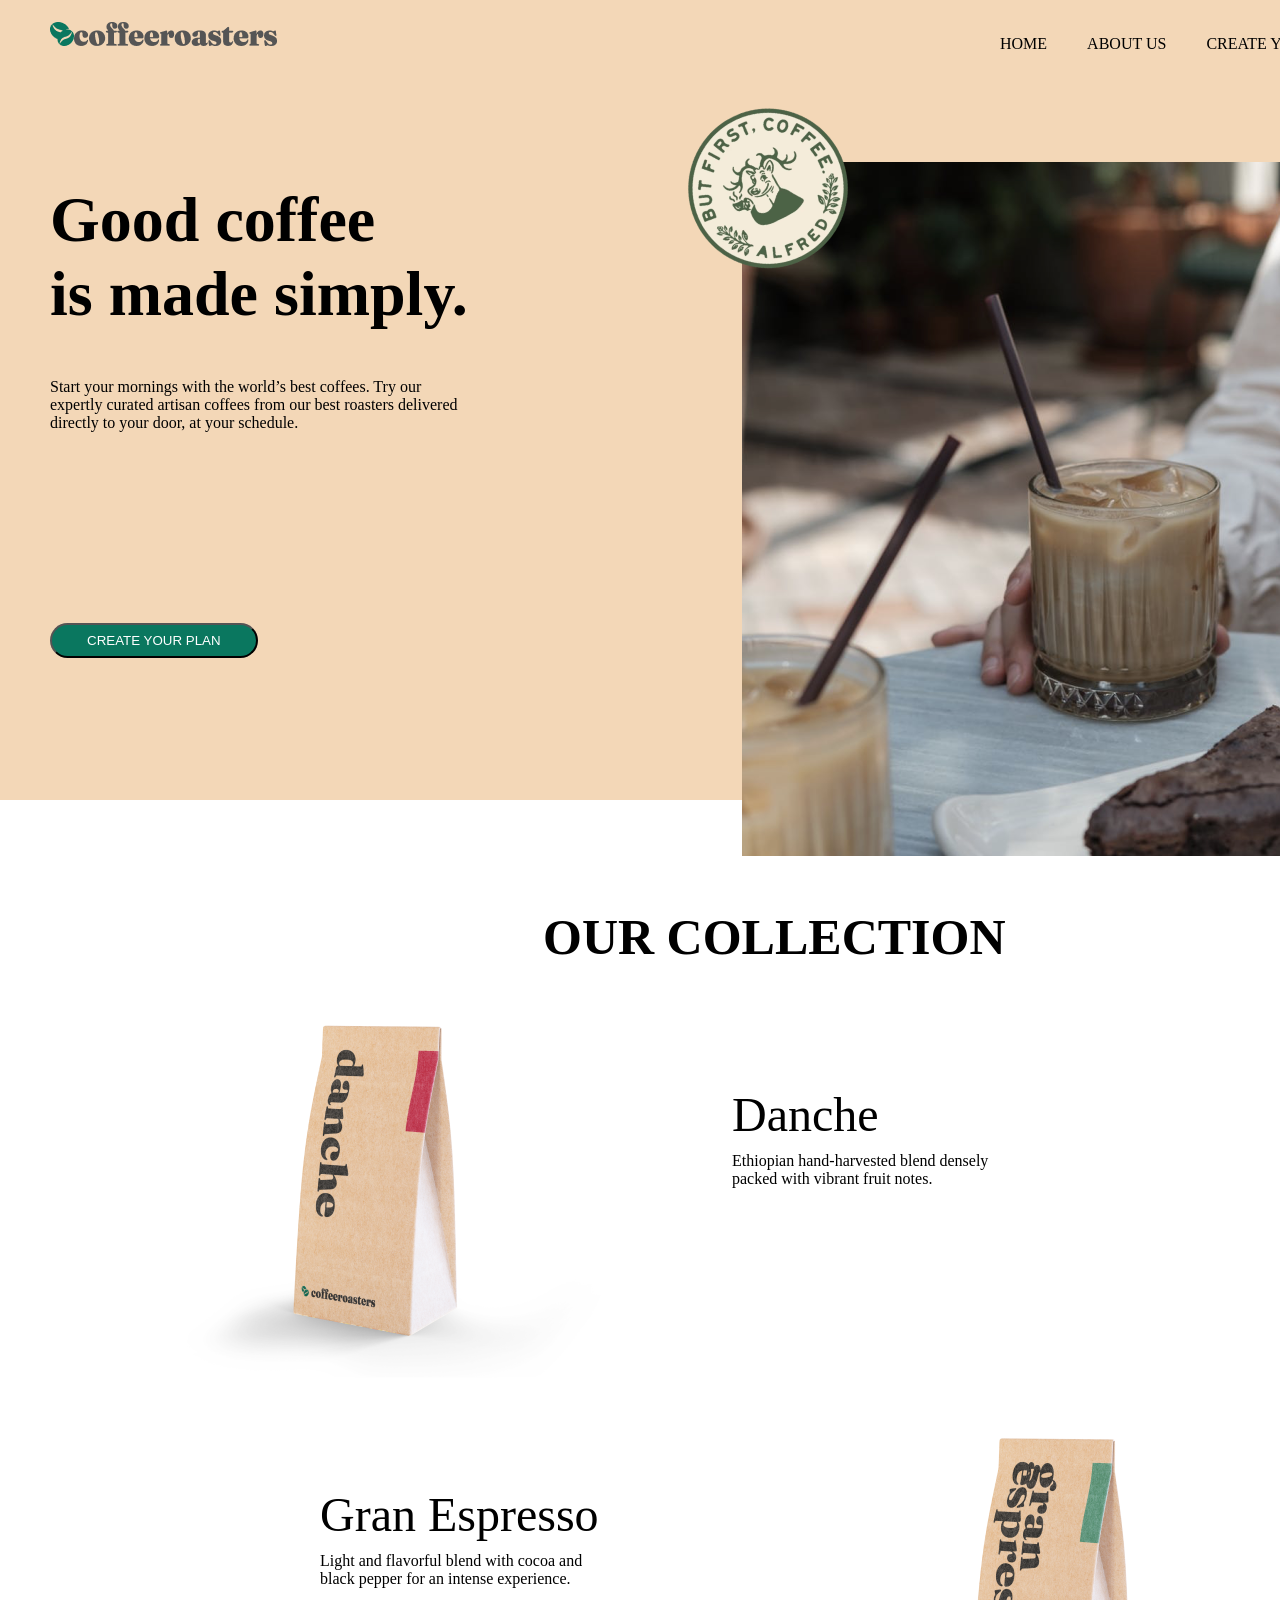
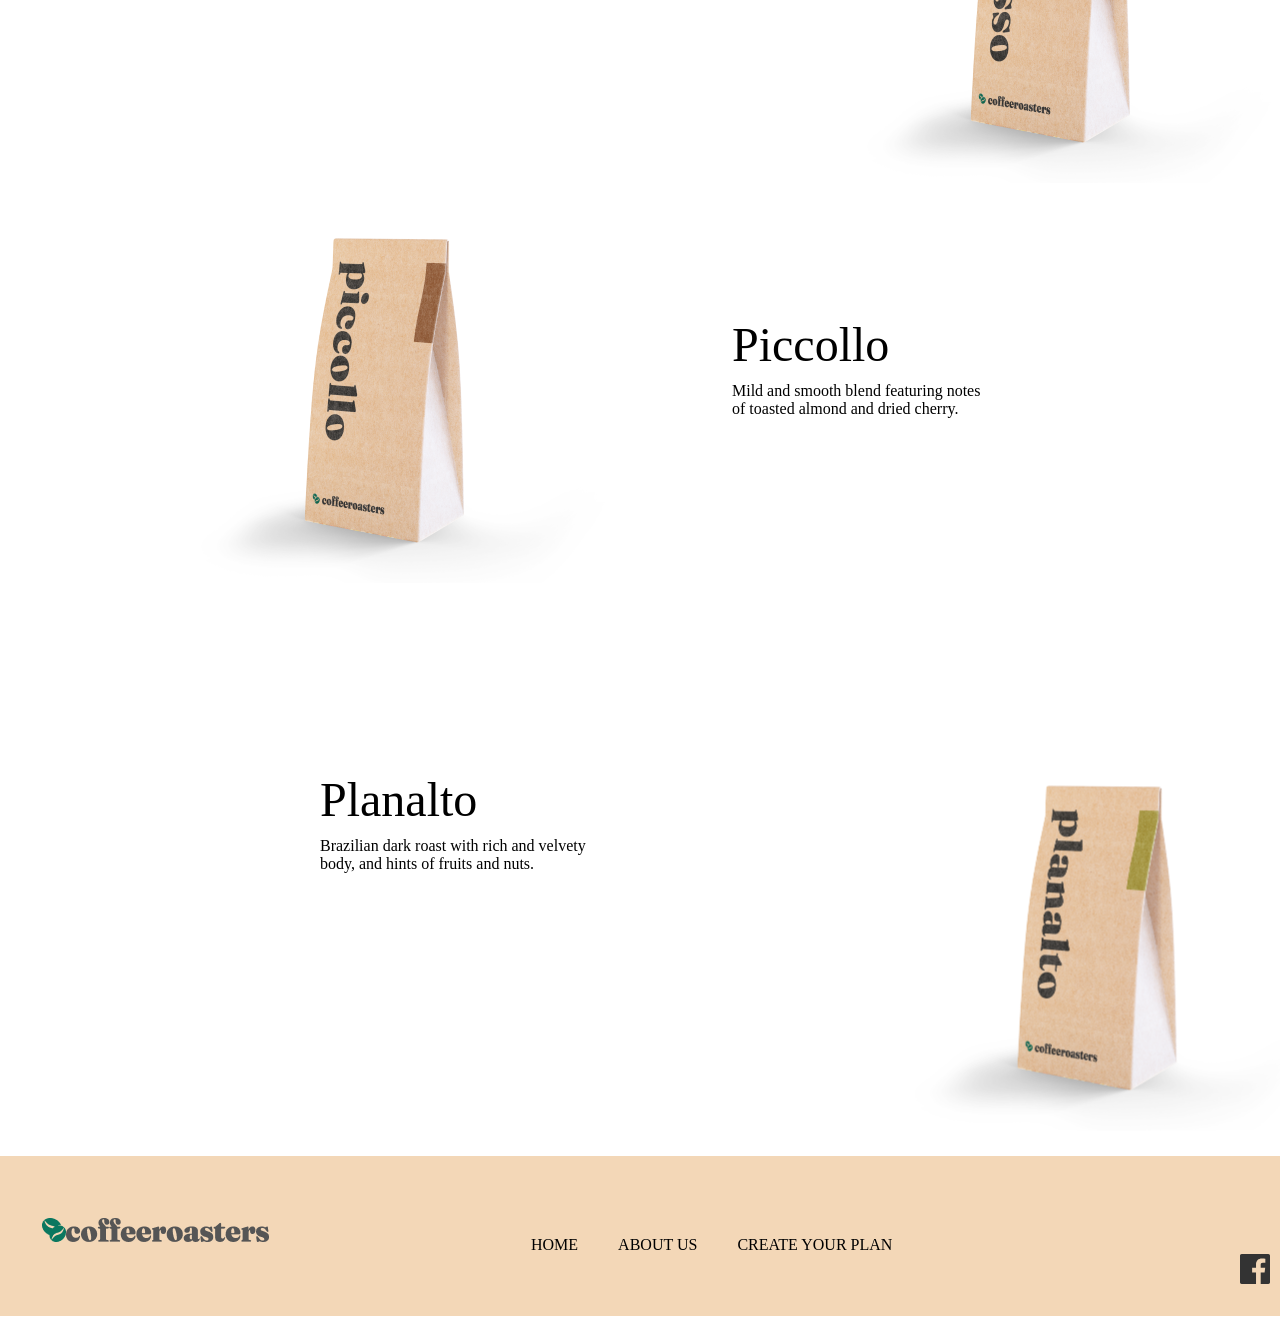
<file: index.html>
<!DOCTYPE html>
<html lang="en">
<head>
    <meta charset="UTF-8">
    <meta name="viewport" content="width=device-width, initial-scale=1.0">
    <title>Document</title>
    <link rel="stylesheet" href="style.css">
</head>
<body>
    <header class="header">
        <nav class="nav">
            <img src="./p1.png" alt="" class="logo">
            <ul class="ul">
                <li>HOME</li>
                <li><a href="about.html">ABOUT US</a></li>
                <li>CREATE YOUR PLAN</li>
            </ul>
            <div class="nav-section">
                <h1 class="h1-nav-section">Good coffee <br>is made simply.</h1>
                <p class="p-nav-section">Start your mornings with the world’s best coffees. Try our <br>expertly curated artisan coffees from our best roasters delivered <br>directly to your door, at your schedule.</p>
                <button class="btn-nav-section">CREATE YOUR PLAN</button>

                <img src="./p2.png" alt="" class="logo-nav-section">
                <img src="./p3.png" alt="" class="logo-nav2">
            </div>
        </nav>
    </header>
    <section class="section">
        <div class="box">
            <h1 class="h1-box">OUR COLLECTION</h1>
            <img src="./kopi4.png" alt="" class="logo-box1">
            <h1 class="h1-box-section1">Danche</h1>

            <p class="p-box-section1">Ethiopian hand-harvested blend densely <br>packed with vibrant fruit notes.</p>
            <img src="kopi1 copy.png" alt="" class="logo-box2">
            <h1 class="h1-box-section2">Gran Espresso</h1>

            <p class="p-box-section2">Light and flavorful blend with cocoa and <br>black pepper for an intense experience.</p>
            <img src="kopi3.png" alt="" class="logo-box3">
            <h1 class="h1-box-section3">Piccollo</h1>

            <p class="p-box-section3">Mild and smooth blend featuring notes <br>of toasted almond and dried cherry.</p>
            <img src="./kot.png" alt="" class="logo-box4">
            <h1 class="h1-box-section4">Planalto</h1>
            <p class="p-box-section4">Brazilian dark roast with rich and velvety <br>body, and hints of fruits and nuts.</p>
        </div>
    </section>
    <footer class="footer">
            <img src="./p1.png" alt="" class="logo-footer">
            <ul class="ul-footer">
                <li>HOME</li>
                <li>ABOUT US</li>
                <li>CREATE YOUR PLAN</li>
            </ul>
                <img src="Path.svg" alt="" class="logo1-footer">

                <img src="Path (1).svg" alt="" class="logo2-footer">

                <img src="Shape.svg" alt="" class="logo3-footer">
    </footer>
</body>
</html>
</file>
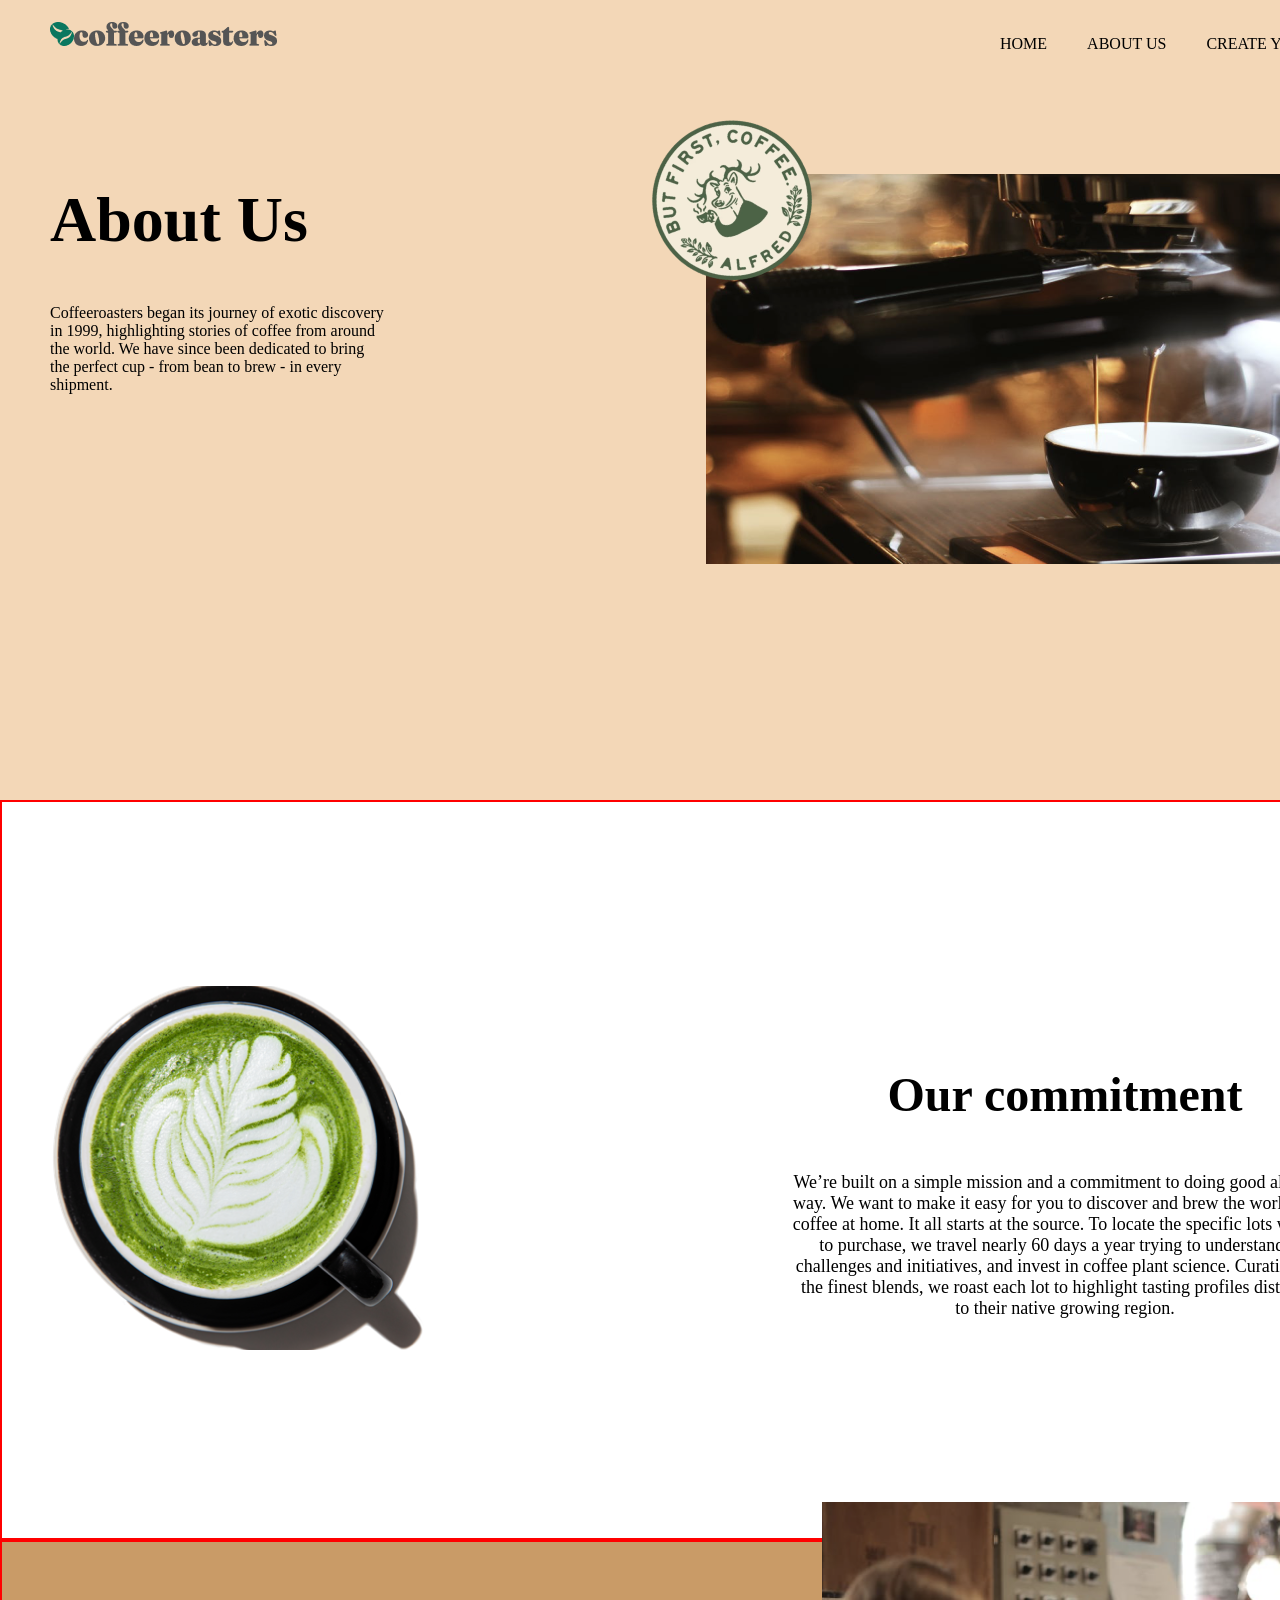
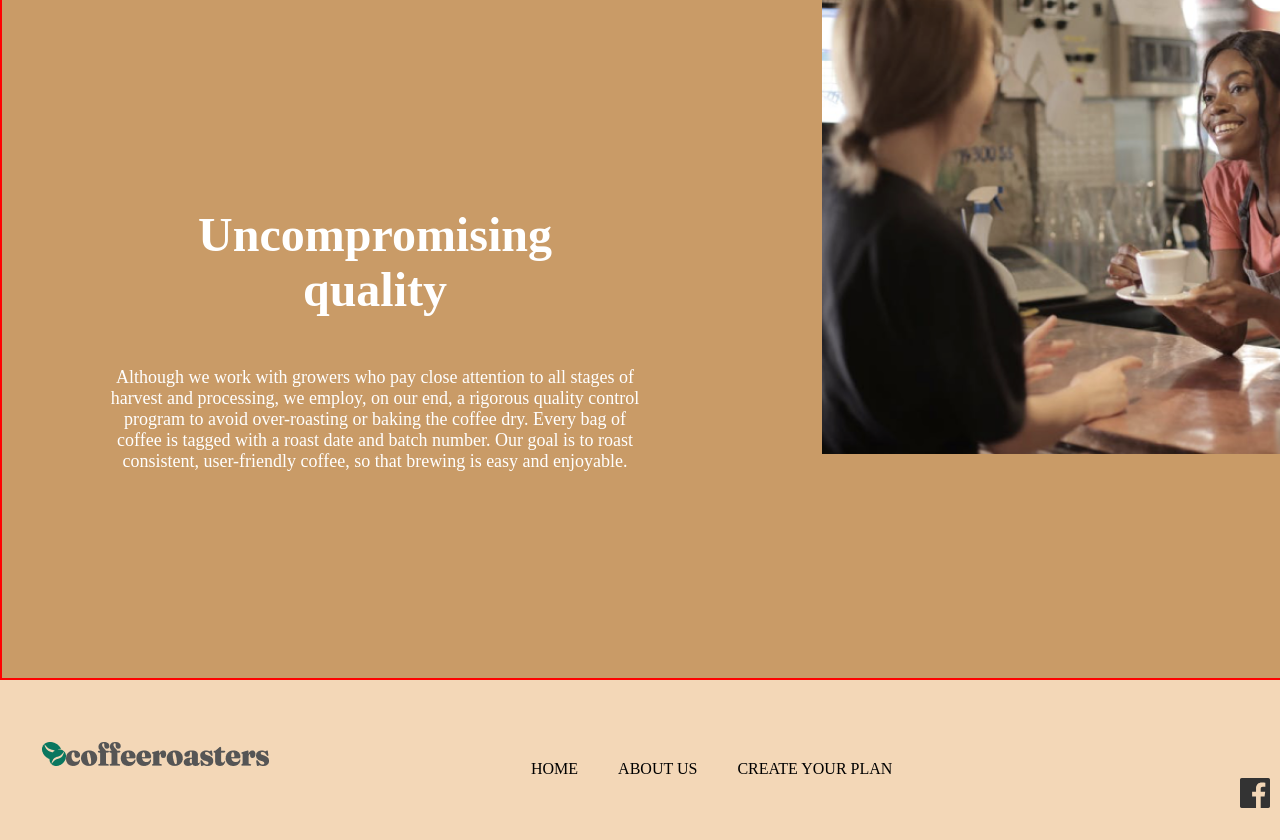
<file: about.html>
<!DOCTYPE html>
<html lang="en">
<head>
    <meta charset="UTF-8">
    <meta name="viewport" content="width=device-width, initial-scale=1.0">
    <title>Document</title>
    <link rel="stylesheet" href="style.css">
    <link rel="stylesheet" href="about.css">
</head>
<body>
    <header class="header">
        <nav class="nav">
            <img src="./p1.png" alt="" class="logo">
            <ul class="ul">
                <li>HOME</li>
                <li>ABOUT US</li>
                <li>CREATE YOUR PLAN</li>
            </ul>
            <div class="nav-section">
                <h1 class="h1-nav-section">About Us <br></h1>
                <p class="p-nav-section">Coffeeroasters began its journey of exotic discovery <br>in 1999, highlighting stories of coffee from around  <br>the world. We have since been dedicated to bring <br>the perfect cup - from bean to brew - in every <br> shipment.</p>
                
                <div class="div-coc-img">
                    <img src="./Rectangle 679.png" alt="" class="logo-nav-section">
                    <img src="./p3.png" alt="" class="logo-nav2">
                </div>
            </div>
        </nav>
    </header>
    <section class="section container">
        <div class="div-section-img">
            <img src="./cup-6 1.png" alt="">
        </div>
        <div class="div-section-text">
            <h1>Our commitment</h1>
            <p>We’re built on a simple mission and a commitment to doing good along the way. We want to make it easy for you to discover and brew the world’s best coffee at home. It all starts at the source. To locate the specific lots we want to purchase, we travel nearly 60 days a year trying to understand the challenges and initiatives, and invest in coffee plant science. Curating only the finest blends, we  roast each lot to highlight tasting profiles distinctive to their native growing region.</p>
        </div>
    </section>
    <section class="section1 container">
        <div class="div-section-text">
            <h1>Uncompromising
            <br>quality</h1>
            <p>Although we work with growers who pay close attention to all stages of harvest and processing, we employ, on our end, a rigorous quality control program to avoid over-roasting or baking the coffee dry. Every bag of coffee is tagged with a roast date and batch number. Our goal is to roast consistent, user-friendly coffee, so that brewing is easy and enjoyable.</p>
        </div>
        <div class="div-section-img1">
            <img src="./Rectangle 681.png" alt="">
        </div>
    </section>
    <footer class="footer1 ">
            <img src="./p1.png" alt="" class="logo-footer">
            <ul class="ul-footer">
                <li>HOME</li>
                <li>ABOUT US</li>
                <li>CREATE YOUR PLAN</li>
            </ul>
                <img src="Path.svg" alt="" class="logo1-footer">

                <img src="Path (1).svg" alt="" class="logo2-footer">

                <img src="Shape.svg" alt="" class="logo3-footer">
    </footer>
</body>
</html>
</file>
<file: style.css>
*{
    margin: 0;
    padding: 0;
    box-sizing: border-box;
    list-style: none;
    text-decoration: none;
}
.header{
    width: 1440px;
    height: 800px;
    margin: 0 auto;
    background-color: #F3D7B7;
}
.ul li a{
    color: black;
}
.logo{
    margin-left: 50px;
    margin-top: 22px;
}
.ul{
    margin-left: 1000px;
    margin-top: -15px;
    gap: 40px;
    display: flex;
}
.h1-nav-section{
    font-size: 64px;
    font-weight: 700;
    margin-left: 50px;
    margin-top: 130px;
}
.p-nav-section{
    margin-left: 50px;
    margin-top: 47px;
}
.btn-nav-section{
    padding: 8px 35px;
    background-color: #0A775F;
    margin-left: 50px;
    margin-top: 47px;
    border-radius: 100px;
    color: white;
}
.btn-nav-section:hover{
    background-color: white;
    color: #0A775F;
}
.logo-nav-section{
    position: absolute;
    margin-left: 480px;
    margin-top: -270px;
}
.logo-nav2{
    position: relative;
    left: 400px;
    top: -350px;
}
.section{
    width: 1440px;
    height: 1798px;
    margin: 0 auto;
}
.h1-box{
    font-size: 50px;
    font-weight: 700;
    margin-left: 543px;
    margin-top: 108px;
}
.logo-box1{
    margin-left: 163px;
    margin-top: 42px;
    transition: 1s;
}
.logo-box1:hover{
    transform: scale(1.3);
}
.h1-box-section1{
    font-size: 48px;
    font-weight: 500;
    margin-left: 732px;
    margin-top: -300px;
}
.p-box-section1{
    margin-left: 732px;
    margin-top: 10px;
}
.logo-box2{
    margin-left: 829px;
    margin-top: 220px;
    transition: 1s;
}
.logo-box2:hover{
    transform: scale(1.3);
}
.h1-box-section2{
    font-size: 48px;
    font-weight: 500;
    margin-left: 320px;
    margin-top: -300px;
}
.p-box-section2{
    margin-left: 320px;
    margin-top: 10px;
}
.logo-box3{
    margin-left: 163px;
    margin-top: 220px;
    transition: 1s;
}
.logo-box3:hover{
    transform: scale(1.3);
}
.h1-box-section3{
    font-size: 48px;
    font-weight: 500;
    margin-left: 732px;
    margin-top: -270px;
}
.p-box-section3{
    margin-left: 732px;
    margin-top: 10px;
}
.logo-box4{
    margin-left: 650px;
    margin-top: 150px;
    transform: scale(0.5);
    transition: 1s;
}
.logo-box4:hover{
    transform: scale(1.3);
}
.h1-box-section4{
    font-size: 48px;
    font-weight: 500;
    margin-top: -550px;
    margin-left: 320px;
}
.p-box-section4{
    margin-left: 320px;
    margin-top: 10px;
}
.footer{
    margin: 0 auto;
    width: 1440px;
    height: 160px;
    background-color: #F3D7B7;
    margin-top: 50px;
}
.logo-footer{
    margin-left: 42px;
    margin-top: 62px;
}
.ul-footer{
    display: flex;
    margin-left: 531px;
    gap: 40px;
    margin-top: -10px;
}
.logo1-footer{
    margin-left: 1240px;
    margin-top: -20px;
}
.logo2-footer{
    margin-left: 25px;
}
.logo3-footer{
    margin-left: 25px;
}
</file>
<file: about.css>
.div-coc-img{
    padding: 50px 226px 54px;
}
.container{
    margin: o auto;
    padding: 0 50px;
    width: 1440px;
    height: 740.0004272460938px;
}
.section{
    display: flex;
    align-items: center;
    justify-content: space-between;
    border: 2px solid red;
    text-align: center;
}
.section1{
    display: flex;
    align-items: center;
    justify-content: space-between;
    border: 2px solid red;
    text-align: center;
    background-color: #C99B67;
    position: relative;
    margin: 0 auto;
    color: white;
}
.div-section-text{
    width: 646px;
    height: 207px;
}
.div-section-text h1{
    font-size: 48px ;
    font-weight: 700;
}
.div-section-text p{
    font-size: 18px;
    font-weight: 400;
    padding: 50px;
}
.div-section-img1 img{
    width: 566;
    height: 552px;
    position: relative;
    top: -130px;
}
.footer1{
    margin: 0 auto;
    width: 1440px;
    height: 160px;
    background-color: #F3D7B7;
    /* margin-top: 50px; */
}
.logo-footer{
    margin-left: 42px;
    margin-top: 62px;
}
.ul-footer{
    display: flex;
    margin-left: 531px;
    gap: 40px;
    margin-top: -10px;
}
.logo1-footer{
    margin-left: 1240px;
    margin-top: -20px;
}
.logo2-footer{
    margin-left: 25px;
}
.logo3-footer{
    margin-left: 25px;
}
</file>
